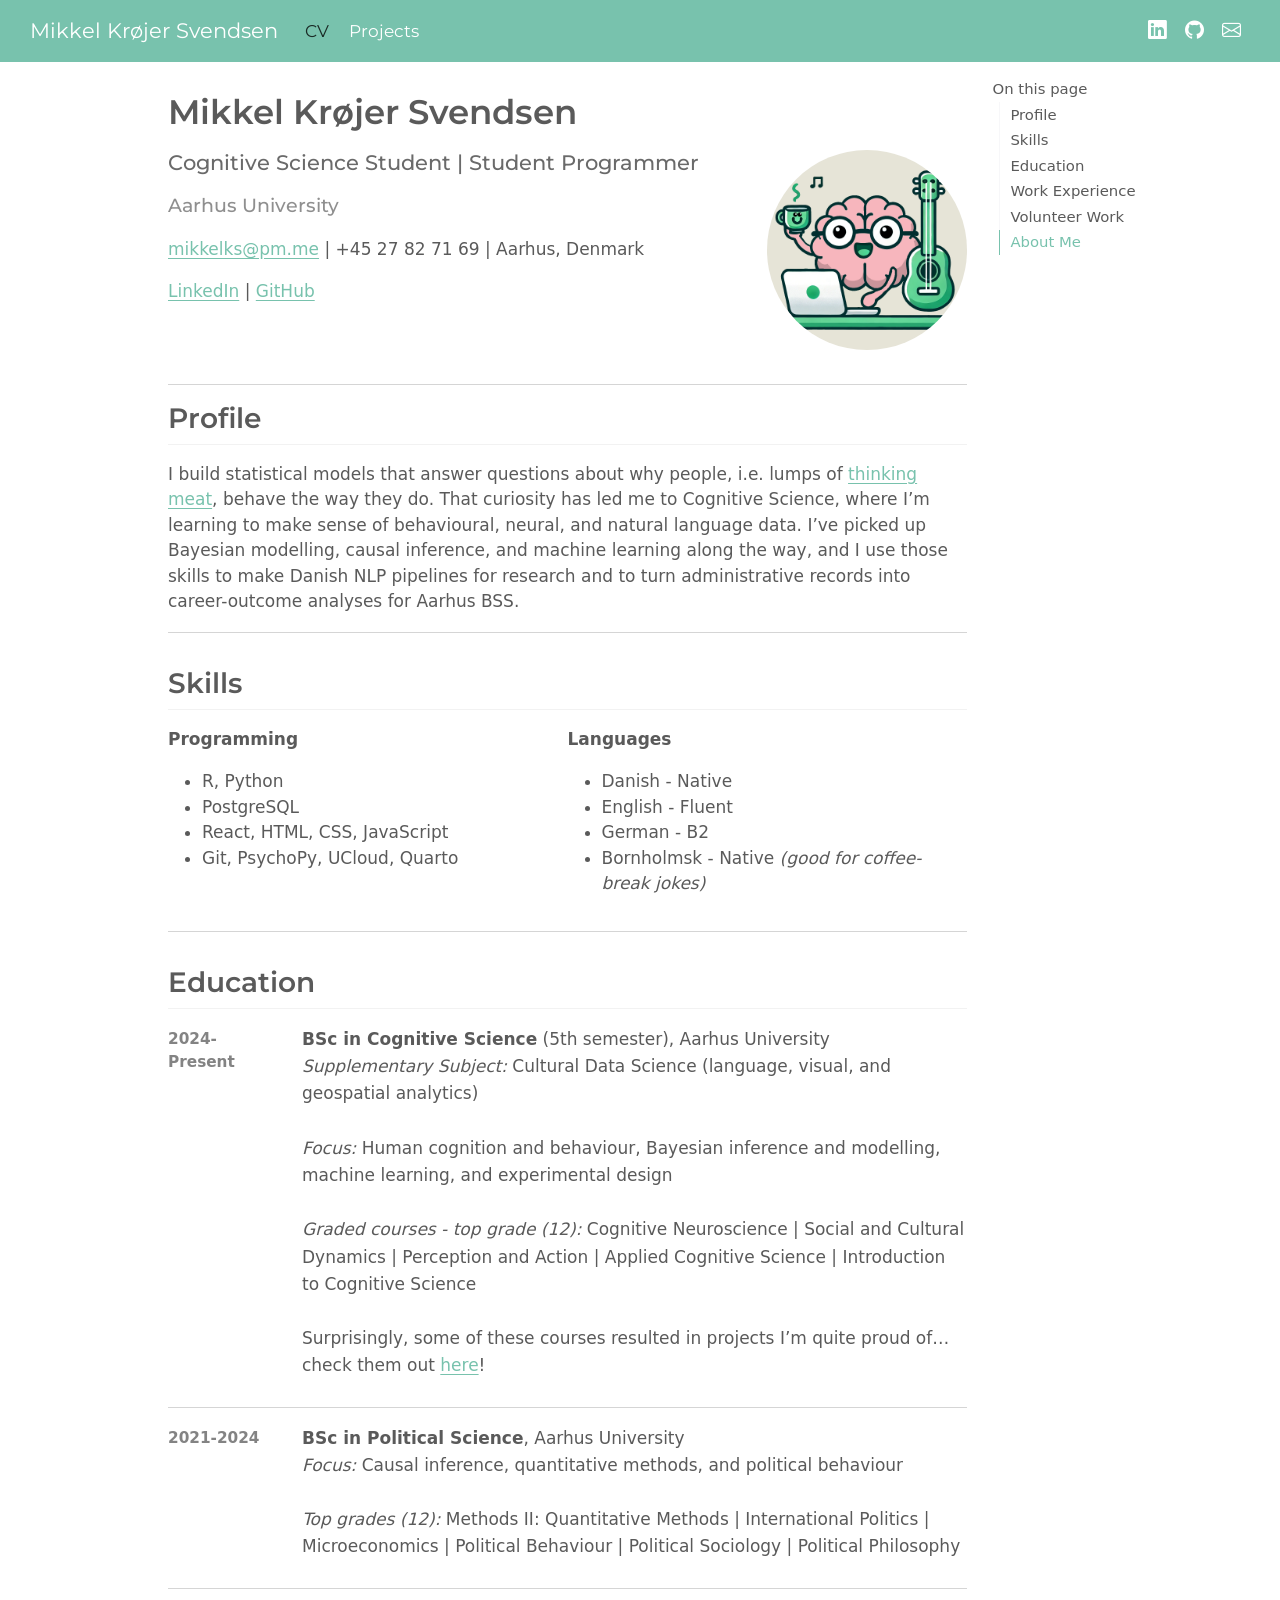
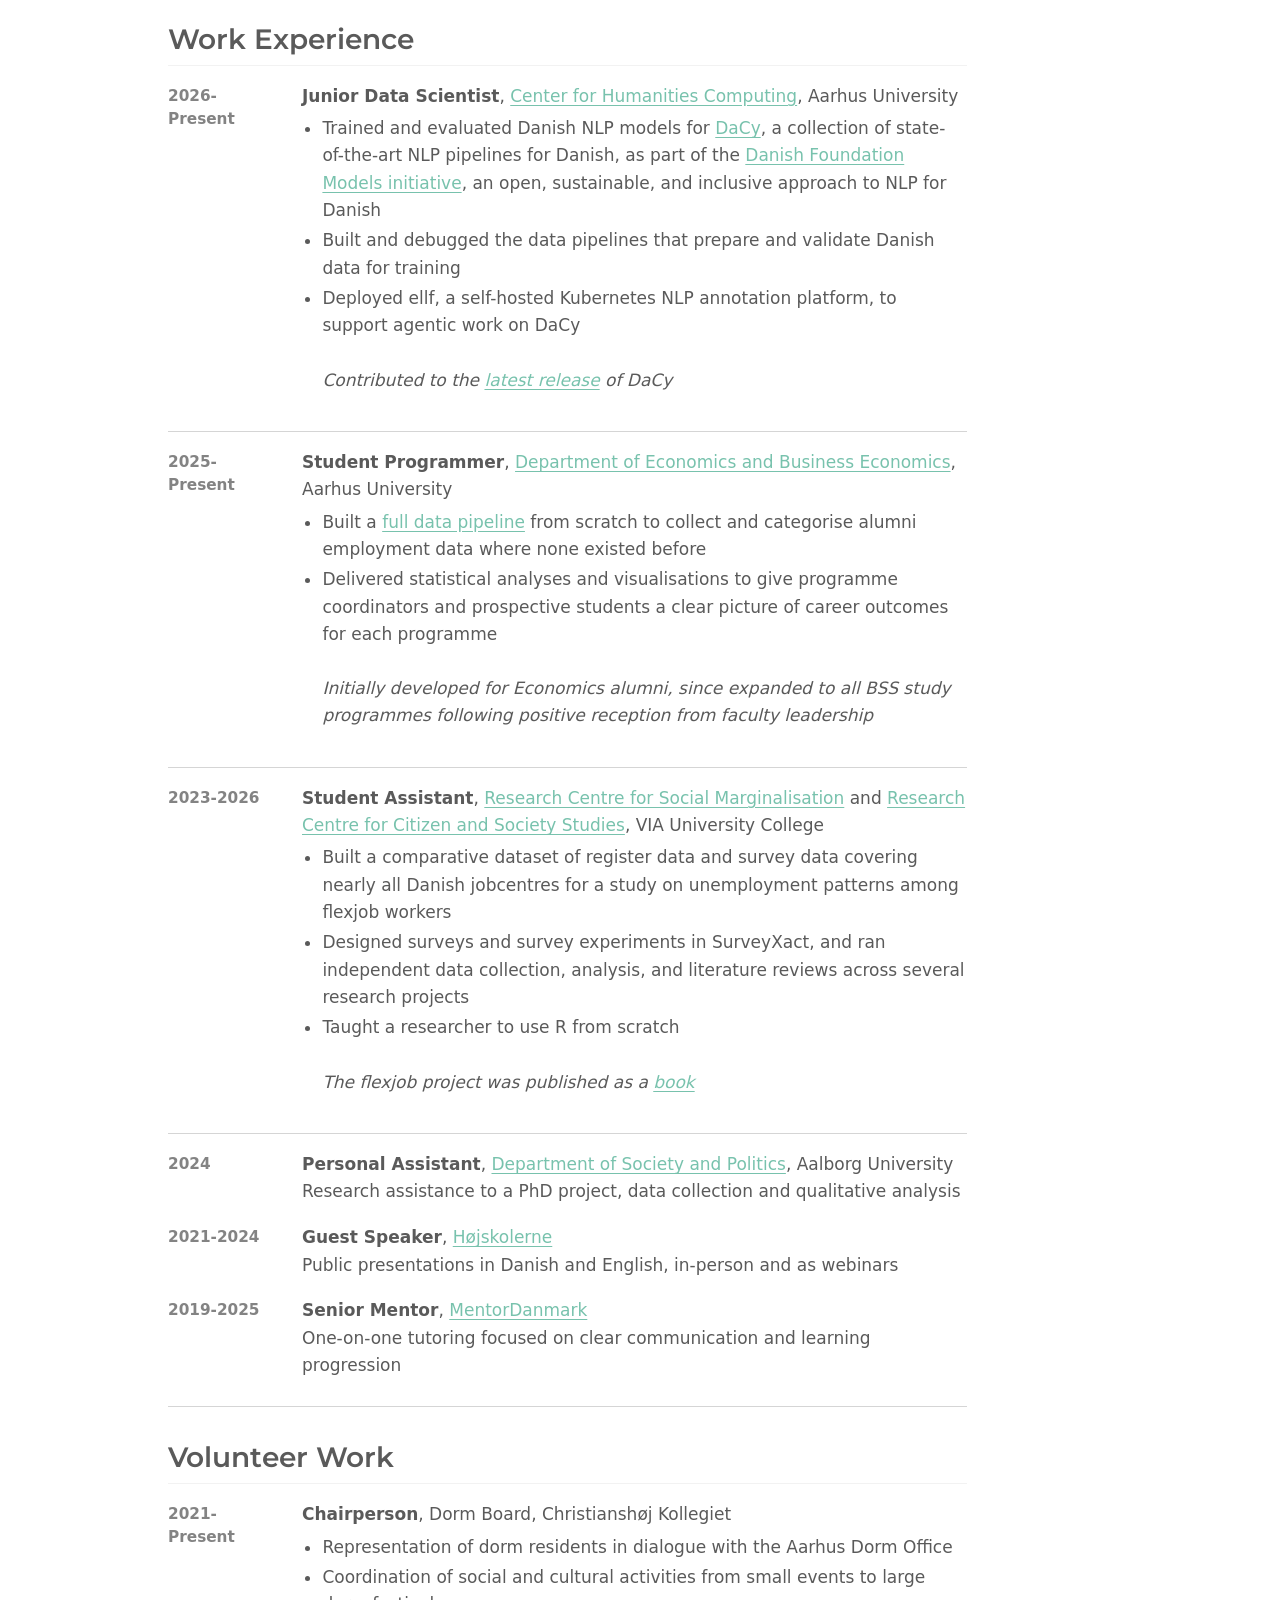
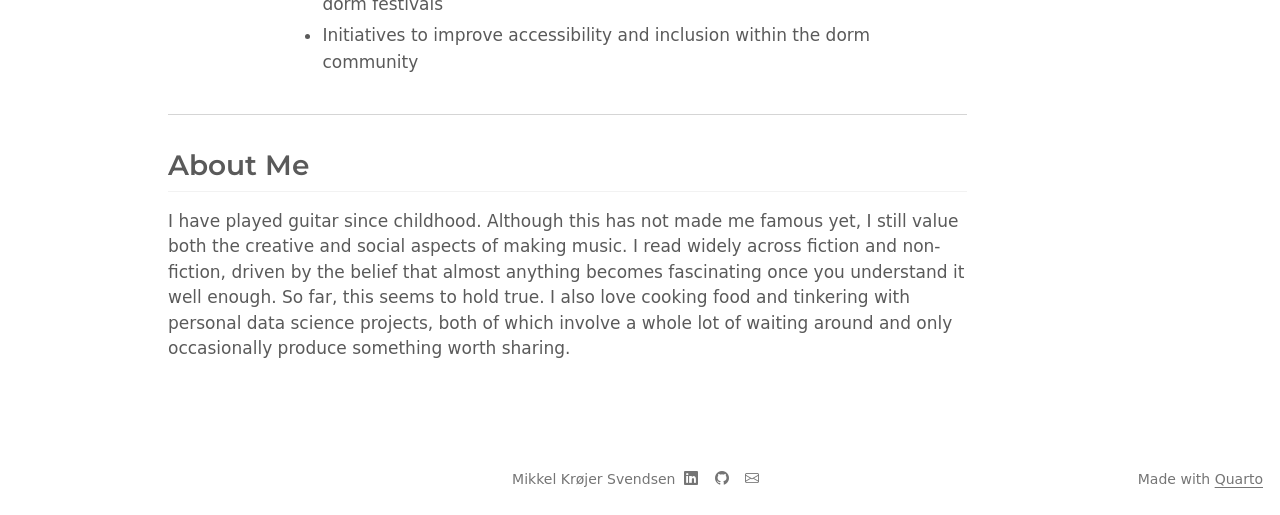
<file: cv.html>
<!DOCTYPE html>
<html xmlns="http://www.w3.org/1999/xhtml" lang="en" xml:lang="en"><head>

<meta charset="utf-8">
<meta name="generator" content="quarto-1.10.18">

<meta name="viewport" content="width=device-width, initial-scale=1.0, user-scalable=yes">


<title>Mikkel Krøjer Svendsen</title>
<style>
/* Default styles provided by pandoc.
** See https://pandoc.org/MANUAL.html#variables-for-html for config info.
*/
span.smallcaps{font-variant: small-caps;}
div.columns{display: flex; gap: 1.5em;}
div.column{flex: auto;}
@media screen {
div.columns{gap: min(4vw, 1.5em);}
div.column{overflow-x: auto;}
}
div.hanging-indent{margin-left: 1.5em; text-indent: -1.5em;}
ul.task-list{list-style: none;}
ul.task-list li input[type="checkbox"] {
  width: 0.8em;
  margin: 0 0.8em 0.2em -1em; /* quarto-specific, see https://github.com/quarto-dev/quarto-cli/issues/4556 */ 
  vertical-align: middle;
}
</style>


<script src="site_libs/quarto-nav/quarto-nav.js"></script>
<script src="site_libs/quarto-nav/headroom.min.js"></script>
<link href="./assets/favicon_io/android-chrome-512x512.png" rel="icon" type="image/png">
<script src="site_libs/clipboard/clipboard.min.js"></script>
<script src="site_libs/quarto-html/quarto.js" type="module"></script>
<script src="site_libs/quarto-html/tabsets/tabsets.js" type="module"></script>
<script src="site_libs/quarto-html/popper.min.js"></script>
<script src="site_libs/quarto-html/tippy.umd.min.js"></script>
<script src="site_libs/quarto-html/anchor.min.js"></script>
<link href="site_libs/quarto-html/tippy.css" rel="stylesheet">
<link href="site_libs/quarto-html/quarto-syntax-highlighting-64a204ab8560d761af7679ceaba22944.css" rel="stylesheet" id="quarto-text-highlighting-styles">
<script src="site_libs/bootstrap/bootstrap.min.js"></script>
<link href="site_libs/bootstrap/bootstrap-icons.css" rel="stylesheet">
<link href="site_libs/bootstrap/bootstrap-0c993683fdd6a26c1aa2f976085b22ef.min.css" rel="stylesheet" append-hash="true" id="quarto-bootstrap" data-mode="light">
<script id="quarto-search-options" type="application/json">{
  "language": {
    "search-no-results-text": "No results",
    "search-matching-documents-text": "matching documents",
    "search-copy-link-title": "Copy link to search",
    "search-hide-matches-text": "Hide additional matches",
    "search-more-match-text": "more match in this document",
    "search-more-matches-text": "more matches in this document",
    "search-clear-button-title": "Clear",
    "search-text-placeholder": "",
    "search-detached-cancel-button-title": "Cancel",
    "search-submit-button-title": "Submit",
    "search-label": "Search"
  }
}</script>


<link rel="stylesheet" href="styles.css">
</head>

<body class="nav-fixed quarto-light">

<div id="quarto-search-results"></div>
  <header id="quarto-header" class="headroom fixed-top">
    <nav class="navbar navbar-expand-lg " data-bs-theme="dark">
      <div class="navbar-container container-fluid">
      <div class="navbar-brand-container mx-auto">
    <a class="navbar-brand" href="./index.html">
    <span class="navbar-title">Mikkel Krøjer Svendsen</span>
    </a>
  </div>
          <button class="navbar-toggler" type="button" data-bs-toggle="collapse" data-bs-target="#navbarCollapse" aria-controls="navbarCollapse" role="menu" aria-expanded="false" aria-label="Toggle navigation" onclick="if (window.quartoToggleHeadroom) { window.quartoToggleHeadroom(); }">
  <span class="navbar-toggler-icon"></span>
</button>
          <div class="collapse navbar-collapse" id="navbarCollapse">
            <ul class="navbar-nav navbar-nav-scroll me-auto">
  <li class="nav-item">
    <a class="nav-link active" href="./cv.html" aria-current="page"> 
<span class="menu-text">CV</span></a>
  </li>  
  <li class="nav-item">
    <a class="nav-link" href="./projects.html"> 
<span class="menu-text">Projects</span></a>
  </li>  
</ul>
            <ul class="navbar-nav navbar-nav-scroll ms-auto">
  <li class="nav-item compact">
    <a class="nav-link" href="https://www.linkedin.com/in/ksmikkel"> <i class="bi bi-linkedin" role="img">
</i> 
<span class="menu-text"></span></a>
  </li>  
  <li class="nav-item compact">
    <a class="nav-link" href="https://github.com/CogSciMikkel"> <i class="bi bi-github" role="img">
</i> 
<span class="menu-text"></span></a>
  </li>  
  <li class="nav-item compact">
    <a class="nav-link" href="mailto:mikkelks@pm.me"> <i class="bi bi-envelope" role="img">
</i> 
<span class="menu-text"></span></a>
  </li>  
</ul>
          </div> <!-- /navcollapse -->
            <div class="quarto-navbar-tools">
</div>
      </div> <!-- /container-fluid -->
    </nav>
</header>
<!-- content -->
<div id="quarto-content" class="quarto-container page-columns page-rows-contents page-layout-article page-navbar">
<!-- sidebar -->
<!-- margin-sidebar -->
    <div id="quarto-margin-sidebar" class="sidebar margin-sidebar">
        <nav id="TOC" role="doc-toc" class="toc-active">
    <h2 id="toc-title">On this page</h2>
   
  <ul>
  <li><a href="#profile" id="toc-profile" class="nav-link active" data-scroll-target="#profile">Profile</a></li>
  <li><a href="#skills" id="toc-skills" class="nav-link" data-scroll-target="#skills">Skills</a></li>
  <li><a href="#education" id="toc-education" class="nav-link" data-scroll-target="#education">Education</a></li>
  <li><a href="#work-experience" id="toc-work-experience" class="nav-link" data-scroll-target="#work-experience">Work Experience</a></li>
  <li><a href="#volunteer-work" id="toc-volunteer-work" class="nav-link" data-scroll-target="#volunteer-work">Volunteer Work</a></li>
  <li><a href="#about-me" id="toc-about-me" class="nav-link" data-scroll-target="#about-me">About Me</a></li>
  </ul>
</nav>
    </div>
<!-- main -->
<main class="content" id="quarto-document-content">

<header id="title-block-header" class="quarto-title-block default">
<div class="quarto-title">
<h1 class="title">Mikkel Krøjer Svendsen</h1>
</div>



<div class="quarto-title-meta">

    
  
    
  </div>
  


</header>


<div class="columns">
<div class="column" style="width:75%;">
<p><span class="h4">Cognitive Science Student | Student Programmer</span></p>
<p><span class="h5 text-body-secondary">Aarhus University</span></p>
<p><a href="mailto:mikkelks@pm.me">mikkelks@pm.me</a> | +45 27 82 71 69 | Aarhus, Denmark</p>
<p><a href="https://www.linkedin.com/in/ksmikkel">LinkedIn</a> | <a href="https://github.com/CogSciMikkel">GitHub</a></p>
</div><div class="column" style="width:25%;">
<p><img src="assets/icon.png" class="img-fluid" style="border-radius: 50%;;width:100.0%"></p>
</div>
</div>
<hr>
<section id="profile" class="level2">
<h2 class="anchored" data-anchor-id="profile">Profile</h2>
<p>I build statistical models that answer questions about why people, i.e.&nbsp;lumps of <a href="https://web.mit.edu/people/dpolicar/writing/prose/text/thinkingMeat.html">thinking meat</a>, behave the way they do. That curiosity has led me to Cognitive Science, where I’m learning to make sense of behavioural, neural, and natural language data. I’ve picked up Bayesian modelling, causal inference, and machine learning along the way, and I use those skills to make Danish NLP pipelines for research and to turn administrative records into career-outcome analyses for Aarhus BSS.</p>
<hr>
</section>
<section id="skills" class="level2">
<h2 class="anchored" data-anchor-id="skills">Skills</h2>
<div class="columns">
<div class="column" style="width:50%;">
<p><strong>Programming</strong></p>
<ul>
<li>R, Python <!-- some day I'll have the guts to add Stan... maybe after the Bachelor's thesis --></li>
<li>PostgreSQL</li>
<li>React, HTML, CSS, JavaScript</li>
<li>Git, PsychoPy, UCloud, Quarto</li>
</ul>
</div><div class="column" style="width:50%;">
<p><strong>Languages</strong></p>
<ul>
<li>Danish - Native</li>
<li>English - Fluent</li>
<li>German - B2</li>
<li>Bornholmsk - Native <em>(good for coffee-break jokes)</em></li>
</ul>
</div>
</div>
<hr>
</section>
<section id="education" class="level2">
<h2 class="anchored" data-anchor-id="education">Education</h2>
<dl>
<dt>2024-Present</dt>
<dd>
<strong>BSc in Cognitive Science</strong> (5th semester), Aarhus University<br>
<!--    **Bachelor's Thesis:** *Attention is All You Need (But Don't Have)! Hierarchical Bayesian Signal Detection Models Might Reveal Attention Dysfunction in Attention Deficit Hyperactivity Disorder and Schizophrenia Spectrum Disorder*. One sentence on Bayesian simulation study using hierarchical SDT model, what it showed, why it mattered, and link to [project page](projects.qmd)!
<br>--> <em>Supplementary Subject:</em> Cultural Data Science (language, visual, and geospatial analytics)<br>
<br> <em>Focus:</em> Human cognition and behaviour, Bayesian inference and modelling, machine learning, and experimental design<br>
<br> <em>Graded courses - top grade (12):</em> Cognitive Neuroscience | Social and Cultural Dynamics | Perception and Action | Applied Cognitive Science | Introduction to Cognitive Science<br>
<br> Surprisingly, some of these courses resulted in projects I’m quite proud of… check them out <a href="./projects.html">here</a>!
</dd>
</dl>
<hr>
<dl>
<dt>2021-2024</dt>
<dd>
<strong>BSc in Political Science</strong>, Aarhus University<br>
<em>Focus:</em> Causal inference, quantitative methods, and political behaviour<br>
<br> <em>Top grades (12):</em> Methods II: Quantitative Methods | International Politics | Microeconomics | Political Behaviour | Political Sociology | Political Philosophy
</dd>
</dl>
<hr>
</section>
<section id="work-experience" class="level2">
<h2 class="anchored" data-anchor-id="work-experience">Work Experience</h2>
<dl>
<dt>2026-Present</dt>
<dd>
<strong>Junior Data Scientist</strong>, <a href="https://chc.au.dk/">Center for Humanities Computing</a>, Aarhus University
<ul>
<li>Trained and evaluated Danish NLP models for <a href="https://github.com/centre-for-humanities-computing/DaCy">DaCy</a>, a collection of state-of-the-art NLP pipelines for Danish, as part of the <a href="https://chc.au.dk/research/danish-foundation-models-dfm">Danish Foundation Models initiative</a>, an open, sustainable, and inclusive approach to NLP for Danish</li>
<li>Built and debugged the data pipelines that prepare and validate Danish data for training</li>
<li>Deployed ellf, a self-hosted Kubernetes NLP annotation platform, to support agentic work on DaCy <br> <br> <em>Contributed to the <a href="https://github.com/centre-for-humanities-computing/DaCy/blob/main/training_1.0.0/release_post/release_post.md">latest release</a> of DaCy</em></li>
</ul>
</dd>
</dl>
<hr>
<dl>
<dt>2025-Present</dt>
<dd>
<strong>Student Programmer</strong>, <a href="https://econ.au.dk/">Department of Economics and Business Economics</a>, Aarhus University
<ul>
<li>Built a <a href="./projects.html#alumni-career-outcomes-analysis-(llm-data-pipeline)">full data pipeline</a> from scratch to collect and categorise alumni employment data where none existed before</li>
<li>Delivered statistical analyses and visualisations to give programme coordinators and prospective students a clear picture of career outcomes for each programme <br> <br> <em>Initially developed for Economics alumni, since expanded to all BSS study programmes following positive reception from faculty leadership</em></li>
</ul>
</dd>
</dl>
<hr>
<dl>
<dt>2023-2026</dt>
<dd>
<strong>Student Assistant</strong>, <a href="https://en.via.dk/research/social-marginalisation">Research Centre for Social Marginalisation</a> and <a href="https://en.via.dk/research/citizen-and-society-studies">Research Centre for Citizen and Society Studies</a>, VIA University College
<ul>
<li>Built a comparative dataset of register data and survey data covering nearly all Danish jobcentres for a study on unemployment patterns among flexjob workers</li>
<li>Designed surveys and survey experiments in SurveyXact, and ran independent data collection, analysis, and literature reviews across several research projects</li>
<li>Taught a researcher to use R from scratch <br> <br> <em>The flexjob project was published as a <a href="https://hansreitzel.dk/soeg/fleksjob-og-arbejdsmarkedet-(vitalsource)-e-bog-(vitalsource)-59997-9788702452952">book</a></em></li>
</ul>
</dd>
</dl>
<hr>
<dl>
<dt>2024</dt>
<dd>
<strong>Personal Assistant</strong>, <a href="https://www.en.society.aau.dk/">Department of Society and Politics</a>, Aalborg University<br>
Research assistance to a PhD project, data collection and qualitative analysis
</dd>
<dt>2021-2024</dt>
<dd>
<strong>Guest Speaker</strong>, <a href="https://www.hojskolerne.dk/andre-aktiviteter/tilbud-til-ungdomsuddannelser/book-et-oplaeg-om-at-gaa-paa-hoejskole/">Højskolerne</a><br>
Public presentations in Danish and English, in-person and as webinars
</dd>
<dt>2019-2025</dt>
<dd>
<strong>Senior Mentor</strong>, <a href="https://mentordanmark.dk/">MentorDanmark</a><br>
One-on-one tutoring focused on clear communication and learning progression
</dd>
</dl>
<hr>
</section>
<section id="volunteer-work" class="level2">
<h2 class="anchored" data-anchor-id="volunteer-work">Volunteer Work</h2>
<dl>
<dt>2021-Present</dt>
<dd>
<strong>Chairperson</strong>, Dorm Board, Christianshøj Kollegiet
<ul>
<li>Representation of dorm residents in dialogue with the Aarhus Dorm Office</li>
<li>Coordination of social and cultural activities from small events to large dorm festivals</li>
<li>Initiatives to improve accessibility and inclusion within the dorm community</li>
</ul>
</dd>
</dl>
<hr>
</section>
<section id="about-me" class="level2">
<h2 class="anchored" data-anchor-id="about-me">About Me</h2>
<p>I have played guitar since childhood. Although this has not made me famous yet, I still value both the creative and social aspects of making music. I read widely across fiction and non-fiction, driven by the belief that almost anything becomes fascinating once you understand it well enough. So far, this seems to hold true. I also love cooking food and tinkering with personal data science projects, both of which involve a whole lot of waiting around and only occasionally produce something worth sharing.</p>


</section>

</main> <!-- /main -->
<script id="quarto-html-after-body" type="application/javascript">
  window.document.addEventListener("DOMContentLoaded", function (event) {
    const icon = "";
    const anchorJS = new window.AnchorJS();
    anchorJS.options = {
      placement: 'right',
      icon: icon
    };
    anchorJS.add('.anchored');
    const isCodeAnnotation = (el) => {
      for (const clz of el.classList) {
        if (clz.startsWith('code-annotation-')) {                     
          return true;
        }
      }
      return false;
    }
    const onCopySuccess = function(e) {
      // button target
      const button = e.trigger;
      // don't keep focus
      button.blur();
      // flash "checked"
      button.classList.add('code-copy-button-checked');
      var currentTitle = button.getAttribute("title");
      button.setAttribute("title", "Copied!");
      let tooltip;
      if (window.bootstrap) {
        button.setAttribute("data-bs-toggle", "tooltip");
        button.setAttribute("data-bs-placement", "left");
        button.setAttribute("data-bs-title", "Copied!");
        tooltip = new bootstrap.Tooltip(button, 
          { trigger: "manual", 
            customClass: "code-copy-button-tooltip",
            offset: [0, -8]});
        tooltip.show();    
      }
      setTimeout(function() {
        if (tooltip) {
          tooltip.hide();
          button.removeAttribute("data-bs-title");
          button.removeAttribute("data-bs-toggle");
          button.removeAttribute("data-bs-placement");
        }
        button.setAttribute("title", currentTitle);
        button.classList.remove('code-copy-button-checked');
      }, 1000);
      // clear code selection
      e.clearSelection();
    }
    const getTextToCopy = function(trigger) {
      const outerScaffold = trigger.parentElement.cloneNode(true);
      const codeEl = outerScaffold.querySelector('code');
      for (const childEl of codeEl.children) {
        if (isCodeAnnotation(childEl)) {
          childEl.remove();
        }
      }
      return codeEl.innerText;
    }
    const clipboard = new window.ClipboardJS('.code-copy-button:not([data-in-quarto-modal])', {
      text: getTextToCopy
    });
    clipboard.on('success', onCopySuccess);
    if (window.document.getElementById('quarto-embedded-source-code-modal')) {
      const clipboardModal = new window.ClipboardJS('.code-copy-button[data-in-quarto-modal]', {
        text: getTextToCopy,
        container: window.document.getElementById('quarto-embedded-source-code-modal')
      });
      clipboardModal.on('success', onCopySuccess);
    }
      var localhostRegex = new RegExp(/^(?:http|https):\/\/localhost\:?[0-9]*\//);
      var mailtoRegex = new RegExp(/^mailto:/);
        var filterRegex = new RegExp('/' + window.location.host + '/');
      var isInternal = (href) => {
          return filterRegex.test(href) || localhostRegex.test(href) || mailtoRegex.test(href);
      }
      // Inspect non-navigation links and adorn them if external
     var links = window.document.querySelectorAll('a[href]:not(.nav-link):not(.navbar-brand):not(.toc-action):not(.sidebar-link):not(.sidebar-item-toggle):not(.pagination-link):not(.no-external):not([aria-hidden]):not(.dropdown-item):not(.quarto-navigation-tool):not(.about-link)');
      for (var i=0; i<links.length; i++) {
        const link = links[i];
        if (!isInternal(link.href)) {
          // undo the damage that might have been done by quarto-nav.js in the case of
          // links that we want to consider external
          if (link.dataset.originalHref !== undefined) {
            link.href = link.dataset.originalHref;
          }
        }
      }
    function tippyHover(el, contentFn, onTriggerFn, onUntriggerFn) {
      const config = {
        allowHTML: true,
        maxWidth: 500,
        delay: 100,
        arrow: false,
        appendTo: function(el) {
            return el.parentElement;
        },
        interactive: true,
        interactiveBorder: 10,
        theme: 'quarto',
        placement: 'bottom-start',
      };
      if (contentFn) {
        config.content = contentFn;
      }
      if (onTriggerFn) {
        config.onTrigger = onTriggerFn;
      }
      if (onUntriggerFn) {
        config.onUntrigger = onUntriggerFn;
      }
      window.tippy(el, config); 
    }
    const noterefs = window.document.querySelectorAll('a[role="doc-noteref"]');
    for (var i=0; i<noterefs.length; i++) {
      const ref = noterefs[i];
      tippyHover(ref, function() {
        // use id or data attribute instead here
        let href = ref.getAttribute('data-footnote-href') || ref.getAttribute('href');
        try { href = new URL(href).hash; } catch {}
        const id = href.replace(/^#\/?/, "");
        const note = window.document.getElementById(id);
        if (note) {
          return note.innerHTML;
        } else {
          return "";
        }
      });
    }
    const xrefs = window.document.querySelectorAll('a.quarto-xref');
    const processXRef = (id, note) => {
      // Strip column container classes
      const stripColumnClz = (el) => {
        el.classList.remove("page-full", "page-columns");
        if (el.children) {
          for (const child of el.children) {
            stripColumnClz(child);
          }
        }
      }
      stripColumnClz(note)
      if (id === null || id.startsWith('sec-')) {
        // Special case sections, only their first couple elements
        const container = document.createElement("div");
        if (note.children && note.children.length > 2) {
          container.appendChild(note.children[0].cloneNode(true));
          for (let i = 1; i < note.children.length; i++) {
            const child = note.children[i];
            if (child.tagName === "P" && child.innerText === "") {
              continue;
            } else {
              container.appendChild(child.cloneNode(true));
              break;
            }
          }
          if (window.Quarto?.typesetMath) {
            window.Quarto.typesetMath(container);
          }
          return container.innerHTML
        } else {
          if (window.Quarto?.typesetMath) {
            window.Quarto.typesetMath(note);
          }
          return note.innerHTML;
        }
      } else {
        // Remove any anchor links if they are present
        const anchorLink = note.querySelector('a.anchorjs-link');
        if (anchorLink) {
          anchorLink.remove();
        }
        if (window.Quarto?.typesetMath) {
          window.Quarto.typesetMath(note);
        }
        if (note.classList.contains("callout")) {
          return note.outerHTML;
        } else {
          return note.innerHTML;
        }
      }
    }
    for (var i=0; i<xrefs.length; i++) {
      const xref = xrefs[i];
      tippyHover(xref, undefined, function(instance) {
        instance.disable();
        let url = xref.getAttribute('href');
        let hash = undefined; 
        if (url.startsWith('#')) {
          hash = url;
        } else {
          try { hash = new URL(url).hash; } catch {}
        }
        if (hash) {
          const id = hash.replace(/^#\/?/, "");
          const note = window.document.getElementById(id);
          if (note !== null) {
            try {
              const html = processXRef(id, note.cloneNode(true));
              instance.setContent(html);
            } finally {
              instance.enable();
              instance.show();
            }
          } else {
            // See if we can fetch this
            fetch(url.split('#')[0])
            .then(res => res.text())
            .then(html => {
              const parser = new DOMParser();
              const htmlDoc = parser.parseFromString(html, "text/html");
              const note = htmlDoc.getElementById(id);
              if (note !== null) {
                const html = processXRef(id, note);
                instance.setContent(html);
              } 
            }).finally(() => {
              instance.enable();
              instance.show();
            });
          }
        } else {
          // See if we can fetch a full url (with no hash to target)
          // This is a special case and we should probably do some content thinning / targeting
          fetch(url)
          .then(res => res.text())
          .then(html => {
            const parser = new DOMParser();
            const htmlDoc = parser.parseFromString(html, "text/html");
            const note = htmlDoc.querySelector('main.content');
            if (note !== null) {
              // This should only happen for chapter cross references
              // (since there is no id in the URL)
              // remove the first header
              if (note.children.length > 0 && note.children[0].tagName === "HEADER") {
                note.children[0].remove();
              }
              const html = processXRef(null, note);
              instance.setContent(html);
            } 
          }).finally(() => {
            instance.enable();
            instance.show();
          });
        }
      }, function(instance) {
      });
    }
        let selectedAnnoteEl;
        const selectorForAnnotation = ( cell, annotation) => {
          let cellAttr = 'data-code-cell="' + cell + '"';
          let lineAttr = 'data-code-annotation="' +  annotation + '"';
          const selector = 'span[' + cellAttr + '][' + lineAttr + ']';
          return selector;
        }
        const selectCodeLines = (annoteEl) => {
          const doc = window.document;
          const targetCell = annoteEl.getAttribute("data-target-cell");
          const targetAnnotation = annoteEl.getAttribute("data-target-annotation");
          const annoteSpan = window.document.querySelector(selectorForAnnotation(targetCell, targetAnnotation));
          const lines = annoteSpan.getAttribute("data-code-lines").split(",");
          const lineIds = lines.map((line) => {
            return targetCell + "-" + line;
          })
          let top = null;
          let height = null;
          let parent = null;
          if (lineIds.length > 0) {
              //compute the position of the single el (top and bottom and make a div)
              const el = window.document.getElementById(lineIds[0]);
              top = el.offsetTop;
              height = el.offsetHeight;
              parent = el.parentElement.parentElement;
            if (lineIds.length > 1) {
              const lastEl = window.document.getElementById(lineIds[lineIds.length - 1]);
              const bottom = lastEl.offsetTop + lastEl.offsetHeight;
              height = bottom - top;
            }
            if (top !== null && height !== null && parent !== null) {
              // cook up a div (if necessary) and position it 
              let div = window.document.getElementById("code-annotation-line-highlight");
              if (div === null) {
                div = window.document.createElement("div");
                div.setAttribute("id", "code-annotation-line-highlight");
                div.style.position = 'absolute';
                parent.appendChild(div);
              }
              div.style.top = top - 2 + "px";
              div.style.height = height + 4 + "px";
              div.style.left = 0;
              let gutterDiv = window.document.getElementById("code-annotation-line-highlight-gutter");
              if (gutterDiv === null) {
                gutterDiv = window.document.createElement("div");
                gutterDiv.setAttribute("id", "code-annotation-line-highlight-gutter");
                gutterDiv.style.position = 'absolute';
                const codeCell = window.document.getElementById(targetCell);
                const gutter = codeCell.querySelector('.code-annotation-gutter');
                gutter.appendChild(gutterDiv);
              }
              gutterDiv.style.top = top - 2 + "px";
              gutterDiv.style.height = height + 4 + "px";
            }
            selectedAnnoteEl = annoteEl;
          }
        };
        const unselectCodeLines = () => {
          const elementsIds = ["code-annotation-line-highlight", "code-annotation-line-highlight-gutter"];
          elementsIds.forEach((elId) => {
            const div = window.document.getElementById(elId);
            if (div) {
              div.remove();
            }
          });
          selectedAnnoteEl = undefined;
        };
          // Handle positioning of the toggle
      window.addEventListener(
        "resize",
        throttle(() => {
          elRect = undefined;
          if (selectedAnnoteEl) {
            selectCodeLines(selectedAnnoteEl);
          }
        }, 10)
      );
      function throttle(fn, ms) {
      let throttle = false;
      let timer;
        return (...args) => {
          if(!throttle) { // first call gets through
              fn.apply(this, args);
              throttle = true;
          } else { // all the others get throttled
              if(timer) clearTimeout(timer); // cancel #2
              timer = setTimeout(() => {
                fn.apply(this, args);
                timer = throttle = false;
              }, ms);
          }
        };
      }
        // Attach click handler to the DT
        const annoteDls = window.document.querySelectorAll('dt[data-target-cell]');
        for (const annoteDlNode of annoteDls) {
          annoteDlNode.addEventListener('click', (event) => {
            const clickedEl = event.target;
            if (clickedEl !== selectedAnnoteEl) {
              unselectCodeLines();
              const activeEl = window.document.querySelector('dt[data-target-cell].code-annotation-active');
              if (activeEl) {
                activeEl.classList.remove('code-annotation-active');
              }
              selectCodeLines(clickedEl);
              clickedEl.classList.add('code-annotation-active');
            } else {
              // Unselect the line
              unselectCodeLines();
              clickedEl.classList.remove('code-annotation-active');
            }
          });
        }
    const findCites = (el) => {
      const parentEl = el.parentElement;
      if (parentEl) {
        const cites = parentEl.dataset.cites;
        if (cites) {
          return {
            el,
            cites: cites.split(' ')
          };
        } else {
          return findCites(el.parentElement)
        }
      } else {
        return undefined;
      }
    };
    var bibliorefs = window.document.querySelectorAll('a[role="doc-biblioref"]');
    for (var i=0; i<bibliorefs.length; i++) {
      const ref = bibliorefs[i];
      const citeInfo = findCites(ref);
      if (citeInfo) {
        tippyHover(citeInfo.el, function() {
          var popup = window.document.createElement('div');
          citeInfo.cites.forEach(function(cite) {
            var citeDiv = window.document.createElement('div');
            citeDiv.classList.add('hanging-indent');
            citeDiv.classList.add('csl-entry');
            var biblioDiv = window.document.getElementById('ref-' + cite);
            if (biblioDiv) {
              citeDiv.innerHTML = biblioDiv.innerHTML;
            }
            popup.appendChild(citeDiv);
          });
          return popup.innerHTML;
        });
      }
    }
  });
  </script>
</div> <!-- /content -->
<footer class="footer">
  <div class="nav-footer">
    <div class="nav-footer-left">
      &nbsp;
    </div>   
    <div class="nav-footer-center">
      <ul class="footer-items list-unstyled">
    <li class="nav-item">
 Mikkel Krøjer Svendsen
  </li>  
    <li class="nav-item compact">
    <a class="nav-link" href="https://www.linkedin.com/in/ksmikkel">
      <i class="bi bi-linkedin" role="img">
</i> 
    </a>
  </li>  
    <li class="nav-item compact">
    <a class="nav-link" href="https://github.com/CogSciMikkel">
      <i class="bi bi-github" role="img">
</i> 
    </a>
  </li>  
    <li class="nav-item compact">
    <a class="nav-link" href="mailto:mikkelks@pm.me">
      <i class="bi bi-envelope" role="img">
</i> 
    </a>
  </li>  
</ul>
    </div>
    <div class="nav-footer-right">
<p>Made with <a href="https://quarto.org">Quarto</a></p>
</div>
  </div>
</footer>




</body></html>
</file>
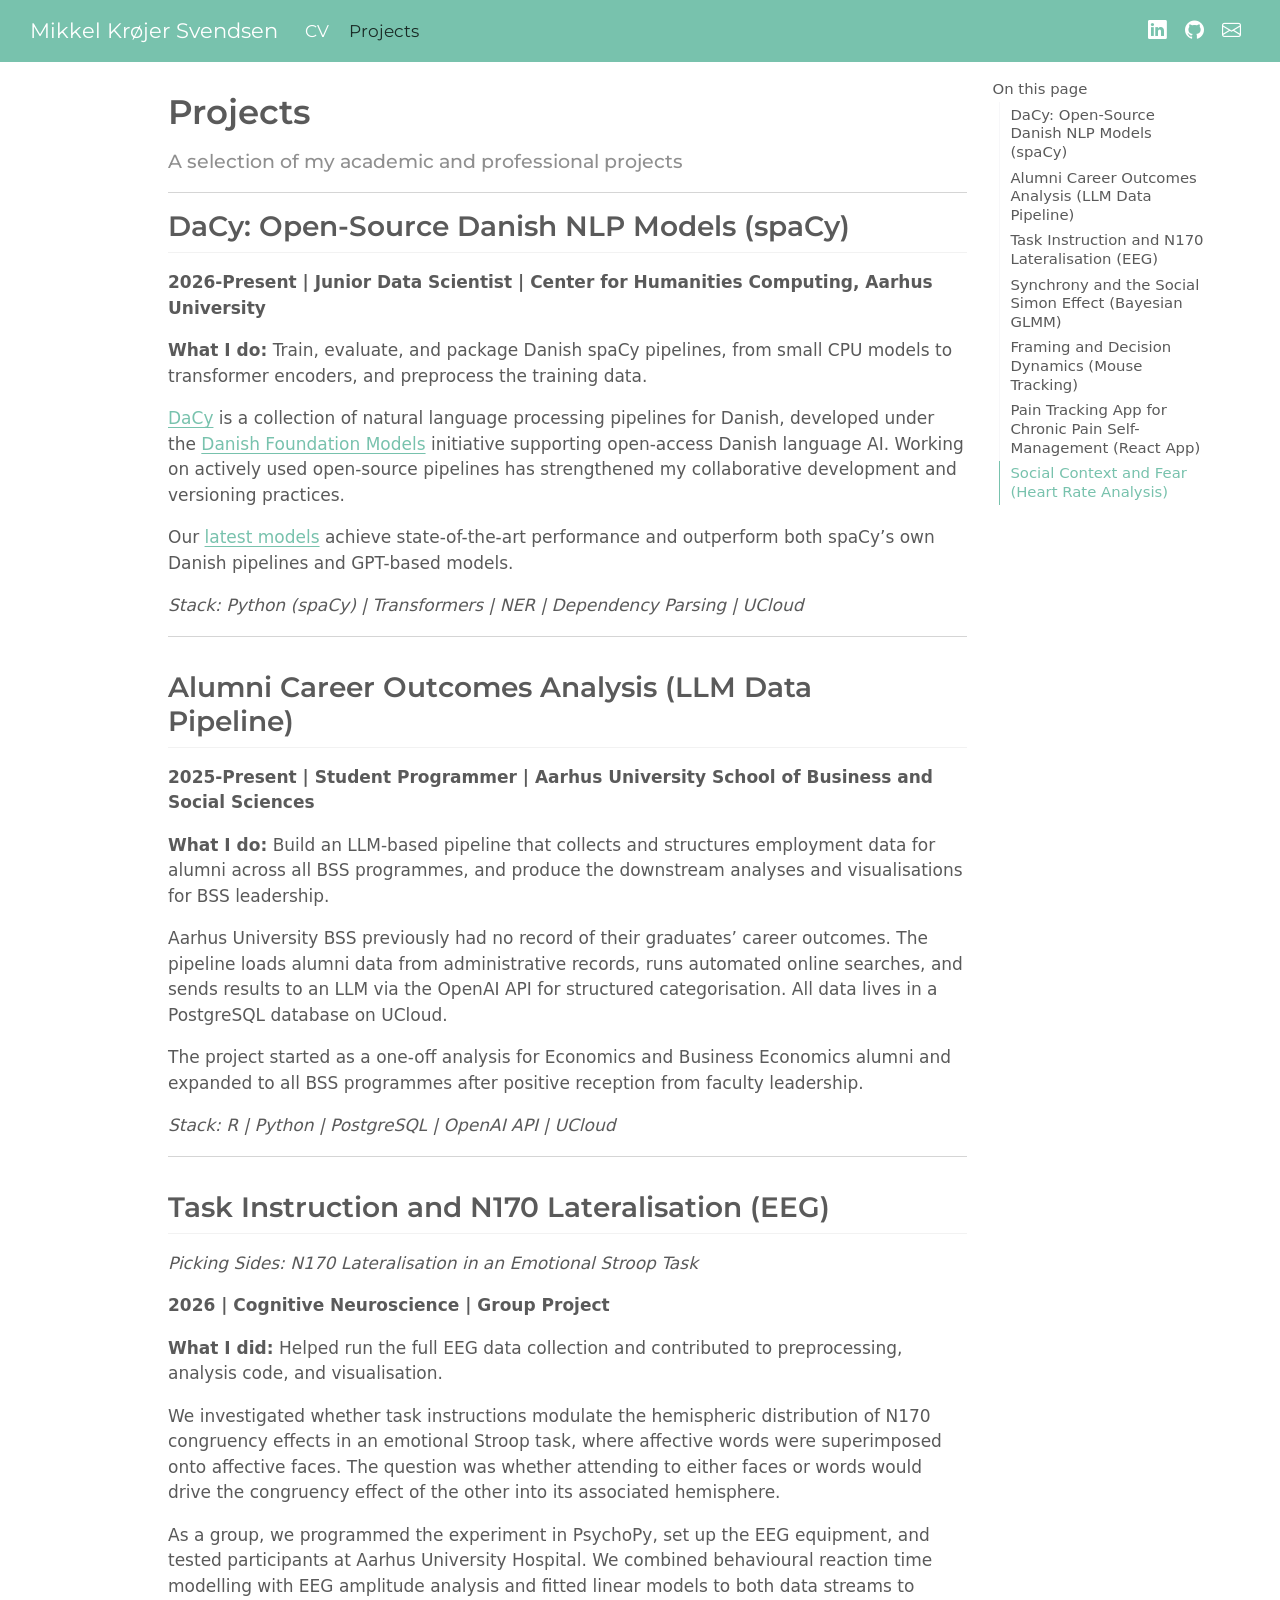
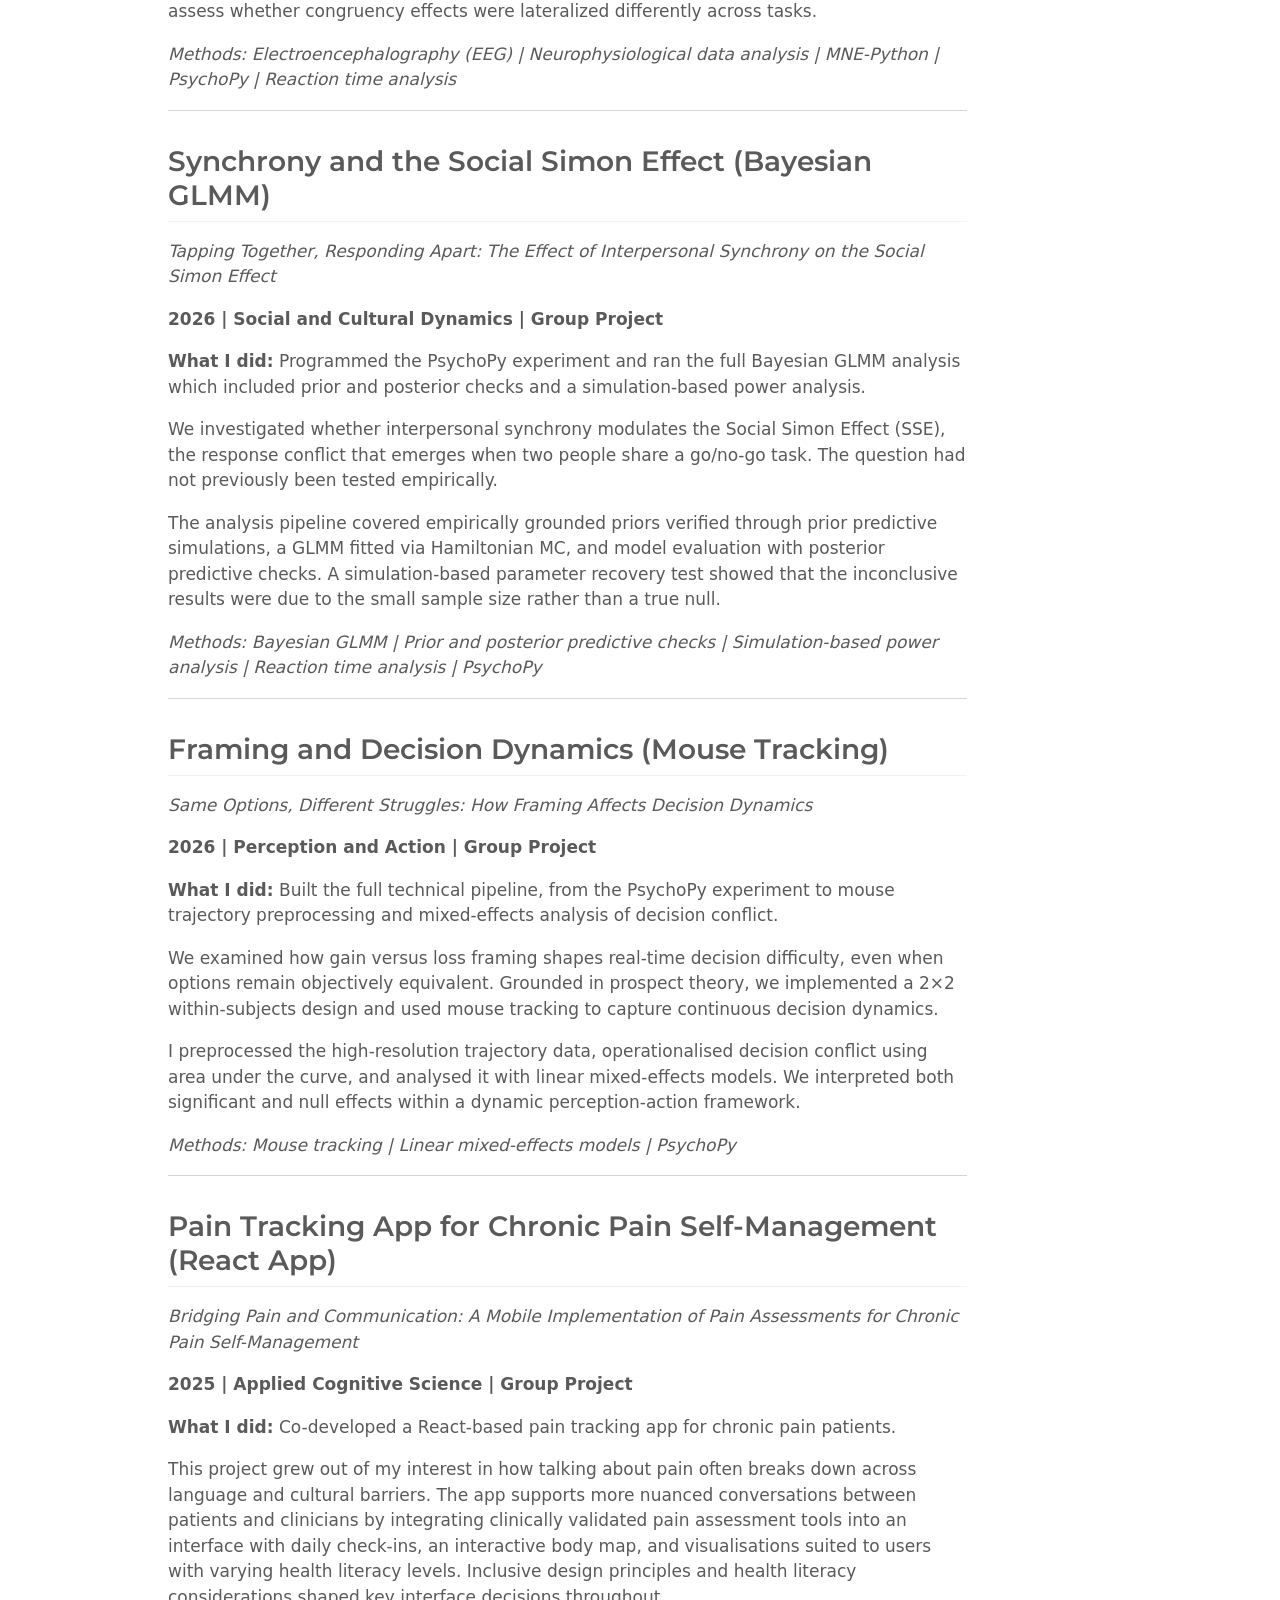
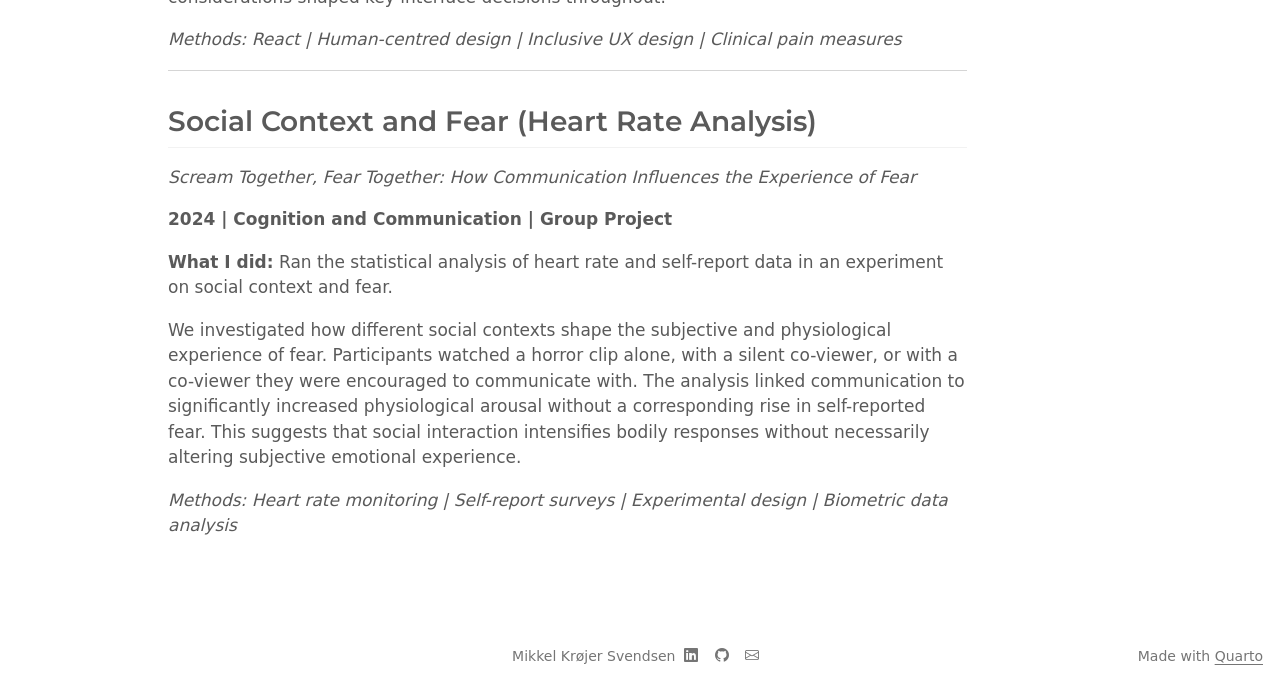
<file: projects.html>
<!DOCTYPE html>
<html xmlns="http://www.w3.org/1999/xhtml" lang="en" xml:lang="en"><head>

<meta charset="utf-8">
<meta name="generator" content="quarto-1.10.18">

<meta name="viewport" content="width=device-width, initial-scale=1.0, user-scalable=yes">


<title>Projects – Mikkel Krøjer Svendsen</title>
<style>
/* Default styles provided by pandoc.
** See https://pandoc.org/MANUAL.html#variables-for-html for config info.
*/
span.smallcaps{font-variant: small-caps;}
div.columns{display: flex; gap: 1.5em;}
div.column{flex: auto;}
@media screen {
div.columns{gap: min(4vw, 1.5em);}
div.column{overflow-x: auto;}
}
div.hanging-indent{margin-left: 1.5em; text-indent: -1.5em;}
ul.task-list{list-style: none;}
ul.task-list li input[type="checkbox"] {
  width: 0.8em;
  margin: 0 0.8em 0.2em -1em; /* quarto-specific, see https://github.com/quarto-dev/quarto-cli/issues/4556 */ 
  vertical-align: middle;
}
</style>


<script src="site_libs/quarto-nav/quarto-nav.js"></script>
<script src="site_libs/quarto-nav/headroom.min.js"></script>
<link href="./assets/favicon_io/android-chrome-512x512.png" rel="icon" type="image/png">
<script src="site_libs/clipboard/clipboard.min.js"></script>
<script src="site_libs/quarto-html/quarto.js" type="module"></script>
<script src="site_libs/quarto-html/tabsets/tabsets.js" type="module"></script>
<script src="site_libs/quarto-html/popper.min.js"></script>
<script src="site_libs/quarto-html/tippy.umd.min.js"></script>
<script src="site_libs/quarto-html/anchor.min.js"></script>
<link href="site_libs/quarto-html/tippy.css" rel="stylesheet">
<link href="site_libs/quarto-html/quarto-syntax-highlighting-64a204ab8560d761af7679ceaba22944.css" rel="stylesheet" id="quarto-text-highlighting-styles">
<script src="site_libs/bootstrap/bootstrap.min.js"></script>
<link href="site_libs/bootstrap/bootstrap-icons.css" rel="stylesheet">
<link href="site_libs/bootstrap/bootstrap-0c993683fdd6a26c1aa2f976085b22ef.min.css" rel="stylesheet" append-hash="true" id="quarto-bootstrap" data-mode="light">
<script id="quarto-search-options" type="application/json">{
  "language": {
    "search-no-results-text": "No results",
    "search-matching-documents-text": "matching documents",
    "search-copy-link-title": "Copy link to search",
    "search-hide-matches-text": "Hide additional matches",
    "search-more-match-text": "more match in this document",
    "search-more-matches-text": "more matches in this document",
    "search-clear-button-title": "Clear",
    "search-text-placeholder": "",
    "search-detached-cancel-button-title": "Cancel",
    "search-submit-button-title": "Submit",
    "search-label": "Search"
  }
}</script>


<link rel="stylesheet" href="styles.css">
</head>

<body class="nav-fixed quarto-light">

<div id="quarto-search-results"></div>
  <header id="quarto-header" class="headroom fixed-top">
    <nav class="navbar navbar-expand-lg " data-bs-theme="dark">
      <div class="navbar-container container-fluid">
      <div class="navbar-brand-container mx-auto">
    <a class="navbar-brand" href="./index.html">
    <span class="navbar-title">Mikkel Krøjer Svendsen</span>
    </a>
  </div>
          <button class="navbar-toggler" type="button" data-bs-toggle="collapse" data-bs-target="#navbarCollapse" aria-controls="navbarCollapse" role="menu" aria-expanded="false" aria-label="Toggle navigation" onclick="if (window.quartoToggleHeadroom) { window.quartoToggleHeadroom(); }">
  <span class="navbar-toggler-icon"></span>
</button>
          <div class="collapse navbar-collapse" id="navbarCollapse">
            <ul class="navbar-nav navbar-nav-scroll me-auto">
  <li class="nav-item">
    <a class="nav-link" href="./cv.html"> 
<span class="menu-text">CV</span></a>
  </li>  
  <li class="nav-item">
    <a class="nav-link active" href="./projects.html" aria-current="page"> 
<span class="menu-text">Projects</span></a>
  </li>  
</ul>
            <ul class="navbar-nav navbar-nav-scroll ms-auto">
  <li class="nav-item compact">
    <a class="nav-link" href="https://www.linkedin.com/in/ksmikkel"> <i class="bi bi-linkedin" role="img">
</i> 
<span class="menu-text"></span></a>
  </li>  
  <li class="nav-item compact">
    <a class="nav-link" href="https://github.com/CogSciMikkel"> <i class="bi bi-github" role="img">
</i> 
<span class="menu-text"></span></a>
  </li>  
  <li class="nav-item compact">
    <a class="nav-link" href="mailto:mikkelks@pm.me"> <i class="bi bi-envelope" role="img">
</i> 
<span class="menu-text"></span></a>
  </li>  
</ul>
          </div> <!-- /navcollapse -->
            <div class="quarto-navbar-tools">
</div>
      </div> <!-- /container-fluid -->
    </nav>
</header>
<!-- content -->
<div id="quarto-content" class="quarto-container page-columns page-rows-contents page-layout-article page-navbar">
<!-- sidebar -->
<!-- margin-sidebar -->
    <div id="quarto-margin-sidebar" class="sidebar margin-sidebar">
        <nav id="TOC" role="doc-toc" class="toc-active">
    <h2 id="toc-title">On this page</h2>
   
  <ul>
  <li><a href="#dacy-open-source-danish-nlp-models-spacy" id="toc-dacy-open-source-danish-nlp-models-spacy" class="nav-link active" data-scroll-target="#dacy-open-source-danish-nlp-models-spacy">DaCy: Open-Source Danish NLP Models (spaCy)</a></li>
  <li><a href="#alumni-career-outcomes-analysis-llm-data-pipeline" id="toc-alumni-career-outcomes-analysis-llm-data-pipeline" class="nav-link" data-scroll-target="#alumni-career-outcomes-analysis-llm-data-pipeline">Alumni Career Outcomes Analysis (LLM Data Pipeline)</a></li>
  <li><a href="#task-instruction-and-n170-lateralisation-eeg" id="toc-task-instruction-and-n170-lateralisation-eeg" class="nav-link" data-scroll-target="#task-instruction-and-n170-lateralisation-eeg">Task Instruction and N170 Lateralisation (EEG)</a></li>
  <li><a href="#synchrony-and-the-social-simon-effect-bayesian-glmm" id="toc-synchrony-and-the-social-simon-effect-bayesian-glmm" class="nav-link" data-scroll-target="#synchrony-and-the-social-simon-effect-bayesian-glmm">Synchrony and the Social Simon Effect (Bayesian GLMM)</a></li>
  <li><a href="#framing-and-decision-dynamics-mouse-tracking" id="toc-framing-and-decision-dynamics-mouse-tracking" class="nav-link" data-scroll-target="#framing-and-decision-dynamics-mouse-tracking">Framing and Decision Dynamics (Mouse Tracking)</a></li>
  <li><a href="#pain-tracking-app-for-chronic-pain-self-management-react-app" id="toc-pain-tracking-app-for-chronic-pain-self-management-react-app" class="nav-link" data-scroll-target="#pain-tracking-app-for-chronic-pain-self-management-react-app">Pain Tracking App for Chronic Pain Self-Management (React App)</a></li>
  <li><a href="#social-context-and-fear-heart-rate-analysis" id="toc-social-context-and-fear-heart-rate-analysis" class="nav-link" data-scroll-target="#social-context-and-fear-heart-rate-analysis">Social Context and Fear (Heart Rate Analysis)</a></li>
  </ul>
</nav>
    </div>
<!-- main -->
<main class="content" id="quarto-document-content">

<header id="title-block-header" class="quarto-title-block default">
<div class="quarto-title">
<h1 class="title">Projects</h1>
</div>



<div class="quarto-title-meta">

    
  
    
  </div>
  


</header>


<p><span class="h5 text-body-secondary">A selection of my academic and professional projects</span></p>
<hr>
<section id="dacy-open-source-danish-nlp-models-spacy" class="level2">
<h2 class="anchored" data-anchor-id="dacy-open-source-danish-nlp-models-spacy">DaCy: Open-Source Danish NLP Models (spaCy)</h2>
<p><strong>2026-Present | Junior Data Scientist | Center for Humanities Computing, Aarhus University</strong></p>
<p><strong>What I do:</strong> Train, evaluate, and package Danish spaCy pipelines, from small CPU models to transformer encoders, and preprocess the training data.</p>
<p><a href="https://github.com/centre-for-humanities-computing/dacy">DaCy</a> is a collection of natural language processing pipelines for Danish, developed under the <a href="https://www.foundationmodels.dk/index.html">Danish Foundation Models</a> initiative supporting open-access Danish language AI. Working on actively used open-source pipelines has strengthened my collaborative development and versioning practices.</p>
<p>Our <a href="https://github.com/centre-for-humanities-computing/DaCy/blob/main/training_1.0.0/release_post/release_post.md">latest models</a> achieve state-of-the-art performance and outperform both spaCy’s own Danish pipelines and GPT-based models.</p>
<p><em>Stack: Python (spaCy) | Transformers | NER | Dependency Parsing | UCloud</em></p>
<hr>
</section>
<section id="alumni-career-outcomes-analysis-llm-data-pipeline" class="level2">
<h2 class="anchored" data-anchor-id="alumni-career-outcomes-analysis-llm-data-pipeline">Alumni Career Outcomes Analysis (LLM Data Pipeline)</h2>
<p><strong>2025-Present | Student Programmer | Aarhus University School of Business and Social Sciences</strong></p>
<p><strong>What I do:</strong> Build an LLM-based pipeline that collects and structures employment data for alumni across all BSS programmes, and produce the downstream analyses and visualisations for BSS leadership.</p>
<p>Aarhus University BSS previously had no record of their graduates’ career outcomes. The pipeline loads alumni data from administrative records, runs automated online searches, and sends results to an LLM via the OpenAI API for structured categorisation. All data lives in a PostgreSQL database on UCloud.</p>
<p>The project started as a one-off analysis for Economics and Business Economics alumni and expanded to all BSS programmes after positive reception from faculty leadership.</p>
<p><em>Stack: R | Python | PostgreSQL | OpenAI API | UCloud</em></p>
<hr>
</section>
<section id="task-instruction-and-n170-lateralisation-eeg" class="level2">
<h2 class="anchored" data-anchor-id="task-instruction-and-n170-lateralisation-eeg">Task Instruction and N170 Lateralisation (EEG)</h2>
<p><em>Picking Sides: N170 Lateralisation in an Emotional Stroop Task</em></p>
<p><strong>2026 | Cognitive Neuroscience | Group Project</strong></p>
<p><strong>What I did:</strong> Helped run the full EEG data collection and contributed to preprocessing, analysis code, and visualisation.</p>
<p>We investigated whether task instructions modulate the hemispheric distribution of N170 congruency effects in an emotional Stroop task, where affective words were superimposed onto affective faces. The question was whether attending to either faces or words would drive the congruency effect of the other into its associated hemisphere.</p>
<p>As a group, we programmed the experiment in PsychoPy, set up the EEG equipment, and tested participants at Aarhus University Hospital. We combined behavioural reaction time modelling with EEG amplitude analysis and fitted linear models to both data streams to assess whether congruency effects were lateralized differently across tasks.</p>
<p><em>Methods: Electroencephalography (EEG) | Neurophysiological data analysis | MNE-Python | PsychoPy | Reaction time analysis</em></p>
<hr>
</section>
<section id="synchrony-and-the-social-simon-effect-bayesian-glmm" class="level2">
<h2 class="anchored" data-anchor-id="synchrony-and-the-social-simon-effect-bayesian-glmm">Synchrony and the Social Simon Effect (Bayesian GLMM)</h2>
<p><em>Tapping Together, Responding Apart: The Effect of Interpersonal Synchrony on the Social Simon Effect</em></p>
<p><strong>2026 | Social and Cultural Dynamics | Group Project</strong></p>
<p><strong>What I did:</strong> Programmed the PsychoPy experiment and ran the full Bayesian GLMM analysis which included prior and posterior checks and a simulation-based power analysis.</p>
<p>We investigated whether interpersonal synchrony modulates the Social Simon Effect (SSE), the response conflict that emerges when two people share a go/no-go task. The question had not previously been tested empirically.</p>
<p>The analysis pipeline covered empirically grounded priors verified through prior predictive simulations, a GLMM fitted via Hamiltonian MC, and model evaluation with posterior predictive checks. A simulation-based parameter recovery test showed that the inconclusive results were due to the small sample size rather than a true null.</p>
<p><em>Methods: Bayesian GLMM | Prior and posterior predictive checks | Simulation-based power analysis | Reaction time analysis | PsychoPy</em></p>
<hr>
</section>
<section id="framing-and-decision-dynamics-mouse-tracking" class="level2">
<h2 class="anchored" data-anchor-id="framing-and-decision-dynamics-mouse-tracking">Framing and Decision Dynamics (Mouse Tracking)</h2>
<p><em>Same Options, Different Struggles: How Framing Affects Decision Dynamics</em></p>
<p><strong>2026 | Perception and Action | Group Project</strong></p>
<p><strong>What I did:</strong> Built the full technical pipeline, from the PsychoPy experiment to mouse trajectory preprocessing and mixed-effects analysis of decision conflict.</p>
<p>We examined how gain versus loss framing shapes real-time decision difficulty, even when options remain objectively equivalent. Grounded in prospect theory, we implemented a 2×2 within-subjects design and used mouse tracking to capture continuous decision dynamics.</p>
<p>I preprocessed the high-resolution trajectory data, operationalised decision conflict using area under the curve, and analysed it with linear mixed-effects models. We interpreted both significant and null effects within a dynamic perception-action framework.</p>
<p><em>Methods: Mouse tracking | Linear mixed-effects models | PsychoPy</em></p>
<hr>
</section>
<section id="pain-tracking-app-for-chronic-pain-self-management-react-app" class="level2">
<h2 class="anchored" data-anchor-id="pain-tracking-app-for-chronic-pain-self-management-react-app">Pain Tracking App for Chronic Pain Self-Management (React App)</h2>
<p><em>Bridging Pain and Communication: A Mobile Implementation of Pain Assessments for Chronic Pain Self-Management</em></p>
<p><strong>2025 | Applied Cognitive Science | Group Project</strong></p>
<p><strong>What I did:</strong> Co-developed a React-based pain tracking app for chronic pain patients.</p>
<p>This project grew out of my interest in how talking about pain often breaks down across language and cultural barriers. The app supports more nuanced conversations between patients and clinicians by integrating clinically validated pain assessment tools into an interface with daily check-ins, an interactive body map, and visualisations suited to users with varying health literacy levels. Inclusive design principles and health literacy considerations shaped key interface decisions throughout.</p>
<p><em>Methods: React | Human-centred design | Inclusive UX design | Clinical pain measures</em></p>
<hr>
</section>
<section id="social-context-and-fear-heart-rate-analysis" class="level2">
<h2 class="anchored" data-anchor-id="social-context-and-fear-heart-rate-analysis">Social Context and Fear (Heart Rate Analysis)</h2>
<p><em>Scream Together, Fear Together: How Communication Influences the Experience of Fear</em></p>
<p><strong>2024 | Cognition and Communication | Group Project</strong></p>
<p><strong>What I did:</strong> Ran the statistical analysis of heart rate and self-report data in an experiment on social context and fear.</p>
<p>We investigated how different social contexts shape the subjective and physiological experience of fear. Participants watched a horror clip alone, with a silent co-viewer, or with a co-viewer they were encouraged to communicate with. The analysis linked communication to significantly increased physiological arousal without a corresponding rise in self-reported fear. This suggests that social interaction intensifies bodily responses without necessarily altering subjective emotional experience.</p>
<p><em>Methods: Heart rate monitoring | Self-report surveys | Experimental design | Biometric data analysis</em></p>


</section>

</main> <!-- /main -->
<script id="quarto-html-after-body" type="application/javascript">
  window.document.addEventListener("DOMContentLoaded", function (event) {
    const icon = "";
    const anchorJS = new window.AnchorJS();
    anchorJS.options = {
      placement: 'right',
      icon: icon
    };
    anchorJS.add('.anchored');
    const isCodeAnnotation = (el) => {
      for (const clz of el.classList) {
        if (clz.startsWith('code-annotation-')) {                     
          return true;
        }
      }
      return false;
    }
    const onCopySuccess = function(e) {
      // button target
      const button = e.trigger;
      // don't keep focus
      button.blur();
      // flash "checked"
      button.classList.add('code-copy-button-checked');
      var currentTitle = button.getAttribute("title");
      button.setAttribute("title", "Copied!");
      let tooltip;
      if (window.bootstrap) {
        button.setAttribute("data-bs-toggle", "tooltip");
        button.setAttribute("data-bs-placement", "left");
        button.setAttribute("data-bs-title", "Copied!");
        tooltip = new bootstrap.Tooltip(button, 
          { trigger: "manual", 
            customClass: "code-copy-button-tooltip",
            offset: [0, -8]});
        tooltip.show();    
      }
      setTimeout(function() {
        if (tooltip) {
          tooltip.hide();
          button.removeAttribute("data-bs-title");
          button.removeAttribute("data-bs-toggle");
          button.removeAttribute("data-bs-placement");
        }
        button.setAttribute("title", currentTitle);
        button.classList.remove('code-copy-button-checked');
      }, 1000);
      // clear code selection
      e.clearSelection();
    }
    const getTextToCopy = function(trigger) {
      const outerScaffold = trigger.parentElement.cloneNode(true);
      const codeEl = outerScaffold.querySelector('code');
      for (const childEl of codeEl.children) {
        if (isCodeAnnotation(childEl)) {
          childEl.remove();
        }
      }
      return codeEl.innerText;
    }
    const clipboard = new window.ClipboardJS('.code-copy-button:not([data-in-quarto-modal])', {
      text: getTextToCopy
    });
    clipboard.on('success', onCopySuccess);
    if (window.document.getElementById('quarto-embedded-source-code-modal')) {
      const clipboardModal = new window.ClipboardJS('.code-copy-button[data-in-quarto-modal]', {
        text: getTextToCopy,
        container: window.document.getElementById('quarto-embedded-source-code-modal')
      });
      clipboardModal.on('success', onCopySuccess);
    }
      var localhostRegex = new RegExp(/^(?:http|https):\/\/localhost\:?[0-9]*\//);
      var mailtoRegex = new RegExp(/^mailto:/);
        var filterRegex = new RegExp('/' + window.location.host + '/');
      var isInternal = (href) => {
          return filterRegex.test(href) || localhostRegex.test(href) || mailtoRegex.test(href);
      }
      // Inspect non-navigation links and adorn them if external
     var links = window.document.querySelectorAll('a[href]:not(.nav-link):not(.navbar-brand):not(.toc-action):not(.sidebar-link):not(.sidebar-item-toggle):not(.pagination-link):not(.no-external):not([aria-hidden]):not(.dropdown-item):not(.quarto-navigation-tool):not(.about-link)');
      for (var i=0; i<links.length; i++) {
        const link = links[i];
        if (!isInternal(link.href)) {
          // undo the damage that might have been done by quarto-nav.js in the case of
          // links that we want to consider external
          if (link.dataset.originalHref !== undefined) {
            link.href = link.dataset.originalHref;
          }
        }
      }
    function tippyHover(el, contentFn, onTriggerFn, onUntriggerFn) {
      const config = {
        allowHTML: true,
        maxWidth: 500,
        delay: 100,
        arrow: false,
        appendTo: function(el) {
            return el.parentElement;
        },
        interactive: true,
        interactiveBorder: 10,
        theme: 'quarto',
        placement: 'bottom-start',
      };
      if (contentFn) {
        config.content = contentFn;
      }
      if (onTriggerFn) {
        config.onTrigger = onTriggerFn;
      }
      if (onUntriggerFn) {
        config.onUntrigger = onUntriggerFn;
      }
      window.tippy(el, config); 
    }
    const noterefs = window.document.querySelectorAll('a[role="doc-noteref"]');
    for (var i=0; i<noterefs.length; i++) {
      const ref = noterefs[i];
      tippyHover(ref, function() {
        // use id or data attribute instead here
        let href = ref.getAttribute('data-footnote-href') || ref.getAttribute('href');
        try { href = new URL(href).hash; } catch {}
        const id = href.replace(/^#\/?/, "");
        const note = window.document.getElementById(id);
        if (note) {
          return note.innerHTML;
        } else {
          return "";
        }
      });
    }
    const xrefs = window.document.querySelectorAll('a.quarto-xref');
    const processXRef = (id, note) => {
      // Strip column container classes
      const stripColumnClz = (el) => {
        el.classList.remove("page-full", "page-columns");
        if (el.children) {
          for (const child of el.children) {
            stripColumnClz(child);
          }
        }
      }
      stripColumnClz(note)
      if (id === null || id.startsWith('sec-')) {
        // Special case sections, only their first couple elements
        const container = document.createElement("div");
        if (note.children && note.children.length > 2) {
          container.appendChild(note.children[0].cloneNode(true));
          for (let i = 1; i < note.children.length; i++) {
            const child = note.children[i];
            if (child.tagName === "P" && child.innerText === "") {
              continue;
            } else {
              container.appendChild(child.cloneNode(true));
              break;
            }
          }
          if (window.Quarto?.typesetMath) {
            window.Quarto.typesetMath(container);
          }
          return container.innerHTML
        } else {
          if (window.Quarto?.typesetMath) {
            window.Quarto.typesetMath(note);
          }
          return note.innerHTML;
        }
      } else {
        // Remove any anchor links if they are present
        const anchorLink = note.querySelector('a.anchorjs-link');
        if (anchorLink) {
          anchorLink.remove();
        }
        if (window.Quarto?.typesetMath) {
          window.Quarto.typesetMath(note);
        }
        if (note.classList.contains("callout")) {
          return note.outerHTML;
        } else {
          return note.innerHTML;
        }
      }
    }
    for (var i=0; i<xrefs.length; i++) {
      const xref = xrefs[i];
      tippyHover(xref, undefined, function(instance) {
        instance.disable();
        let url = xref.getAttribute('href');
        let hash = undefined; 
        if (url.startsWith('#')) {
          hash = url;
        } else {
          try { hash = new URL(url).hash; } catch {}
        }
        if (hash) {
          const id = hash.replace(/^#\/?/, "");
          const note = window.document.getElementById(id);
          if (note !== null) {
            try {
              const html = processXRef(id, note.cloneNode(true));
              instance.setContent(html);
            } finally {
              instance.enable();
              instance.show();
            }
          } else {
            // See if we can fetch this
            fetch(url.split('#')[0])
            .then(res => res.text())
            .then(html => {
              const parser = new DOMParser();
              const htmlDoc = parser.parseFromString(html, "text/html");
              const note = htmlDoc.getElementById(id);
              if (note !== null) {
                const html = processXRef(id, note);
                instance.setContent(html);
              } 
            }).finally(() => {
              instance.enable();
              instance.show();
            });
          }
        } else {
          // See if we can fetch a full url (with no hash to target)
          // This is a special case and we should probably do some content thinning / targeting
          fetch(url)
          .then(res => res.text())
          .then(html => {
            const parser = new DOMParser();
            const htmlDoc = parser.parseFromString(html, "text/html");
            const note = htmlDoc.querySelector('main.content');
            if (note !== null) {
              // This should only happen for chapter cross references
              // (since there is no id in the URL)
              // remove the first header
              if (note.children.length > 0 && note.children[0].tagName === "HEADER") {
                note.children[0].remove();
              }
              const html = processXRef(null, note);
              instance.setContent(html);
            } 
          }).finally(() => {
            instance.enable();
            instance.show();
          });
        }
      }, function(instance) {
      });
    }
        let selectedAnnoteEl;
        const selectorForAnnotation = ( cell, annotation) => {
          let cellAttr = 'data-code-cell="' + cell + '"';
          let lineAttr = 'data-code-annotation="' +  annotation + '"';
          const selector = 'span[' + cellAttr + '][' + lineAttr + ']';
          return selector;
        }
        const selectCodeLines = (annoteEl) => {
          const doc = window.document;
          const targetCell = annoteEl.getAttribute("data-target-cell");
          const targetAnnotation = annoteEl.getAttribute("data-target-annotation");
          const annoteSpan = window.document.querySelector(selectorForAnnotation(targetCell, targetAnnotation));
          const lines = annoteSpan.getAttribute("data-code-lines").split(",");
          const lineIds = lines.map((line) => {
            return targetCell + "-" + line;
          })
          let top = null;
          let height = null;
          let parent = null;
          if (lineIds.length > 0) {
              //compute the position of the single el (top and bottom and make a div)
              const el = window.document.getElementById(lineIds[0]);
              top = el.offsetTop;
              height = el.offsetHeight;
              parent = el.parentElement.parentElement;
            if (lineIds.length > 1) {
              const lastEl = window.document.getElementById(lineIds[lineIds.length - 1]);
              const bottom = lastEl.offsetTop + lastEl.offsetHeight;
              height = bottom - top;
            }
            if (top !== null && height !== null && parent !== null) {
              // cook up a div (if necessary) and position it 
              let div = window.document.getElementById("code-annotation-line-highlight");
              if (div === null) {
                div = window.document.createElement("div");
                div.setAttribute("id", "code-annotation-line-highlight");
                div.style.position = 'absolute';
                parent.appendChild(div);
              }
              div.style.top = top - 2 + "px";
              div.style.height = height + 4 + "px";
              div.style.left = 0;
              let gutterDiv = window.document.getElementById("code-annotation-line-highlight-gutter");
              if (gutterDiv === null) {
                gutterDiv = window.document.createElement("div");
                gutterDiv.setAttribute("id", "code-annotation-line-highlight-gutter");
                gutterDiv.style.position = 'absolute';
                const codeCell = window.document.getElementById(targetCell);
                const gutter = codeCell.querySelector('.code-annotation-gutter');
                gutter.appendChild(gutterDiv);
              }
              gutterDiv.style.top = top - 2 + "px";
              gutterDiv.style.height = height + 4 + "px";
            }
            selectedAnnoteEl = annoteEl;
          }
        };
        const unselectCodeLines = () => {
          const elementsIds = ["code-annotation-line-highlight", "code-annotation-line-highlight-gutter"];
          elementsIds.forEach((elId) => {
            const div = window.document.getElementById(elId);
            if (div) {
              div.remove();
            }
          });
          selectedAnnoteEl = undefined;
        };
          // Handle positioning of the toggle
      window.addEventListener(
        "resize",
        throttle(() => {
          elRect = undefined;
          if (selectedAnnoteEl) {
            selectCodeLines(selectedAnnoteEl);
          }
        }, 10)
      );
      function throttle(fn, ms) {
      let throttle = false;
      let timer;
        return (...args) => {
          if(!throttle) { // first call gets through
              fn.apply(this, args);
              throttle = true;
          } else { // all the others get throttled
              if(timer) clearTimeout(timer); // cancel #2
              timer = setTimeout(() => {
                fn.apply(this, args);
                timer = throttle = false;
              }, ms);
          }
        };
      }
        // Attach click handler to the DT
        const annoteDls = window.document.querySelectorAll('dt[data-target-cell]');
        for (const annoteDlNode of annoteDls) {
          annoteDlNode.addEventListener('click', (event) => {
            const clickedEl = event.target;
            if (clickedEl !== selectedAnnoteEl) {
              unselectCodeLines();
              const activeEl = window.document.querySelector('dt[data-target-cell].code-annotation-active');
              if (activeEl) {
                activeEl.classList.remove('code-annotation-active');
              }
              selectCodeLines(clickedEl);
              clickedEl.classList.add('code-annotation-active');
            } else {
              // Unselect the line
              unselectCodeLines();
              clickedEl.classList.remove('code-annotation-active');
            }
          });
        }
    const findCites = (el) => {
      const parentEl = el.parentElement;
      if (parentEl) {
        const cites = parentEl.dataset.cites;
        if (cites) {
          return {
            el,
            cites: cites.split(' ')
          };
        } else {
          return findCites(el.parentElement)
        }
      } else {
        return undefined;
      }
    };
    var bibliorefs = window.document.querySelectorAll('a[role="doc-biblioref"]');
    for (var i=0; i<bibliorefs.length; i++) {
      const ref = bibliorefs[i];
      const citeInfo = findCites(ref);
      if (citeInfo) {
        tippyHover(citeInfo.el, function() {
          var popup = window.document.createElement('div');
          citeInfo.cites.forEach(function(cite) {
            var citeDiv = window.document.createElement('div');
            citeDiv.classList.add('hanging-indent');
            citeDiv.classList.add('csl-entry');
            var biblioDiv = window.document.getElementById('ref-' + cite);
            if (biblioDiv) {
              citeDiv.innerHTML = biblioDiv.innerHTML;
            }
            popup.appendChild(citeDiv);
          });
          return popup.innerHTML;
        });
      }
    }
  });
  </script>
</div> <!-- /content -->
<footer class="footer">
  <div class="nav-footer">
    <div class="nav-footer-left">
      &nbsp;
    </div>   
    <div class="nav-footer-center">
      <ul class="footer-items list-unstyled">
    <li class="nav-item">
 Mikkel Krøjer Svendsen
  </li>  
    <li class="nav-item compact">
    <a class="nav-link" href="https://www.linkedin.com/in/ksmikkel">
      <i class="bi bi-linkedin" role="img">
</i> 
    </a>
  </li>  
    <li class="nav-item compact">
    <a class="nav-link" href="https://github.com/CogSciMikkel">
      <i class="bi bi-github" role="img">
</i> 
    </a>
  </li>  
    <li class="nav-item compact">
    <a class="nav-link" href="mailto:mikkelks@pm.me">
      <i class="bi bi-envelope" role="img">
</i> 
    </a>
  </li>  
</ul>
    </div>
    <div class="nav-footer-right">
<p>Made with <a href="https://quarto.org">Quarto</a></p>
</div>
  </div>
</footer>




</body></html>
</file>
<file: site_libs/quarto-html/tippy.css>
.tippy-box[data-animation=fade][data-state=hidden]{opacity:0}[data-tippy-root]{max-width:calc(100vw - 10px)}.tippy-box{position:relative;background-color:#333;color:#fff;border-radius:4px;font-size:14px;line-height:1.4;white-space:normal;outline:0;transition-property:transform,visibility,opacity}.tippy-box[data-placement^=top]>.tippy-arrow{bottom:0}.tippy-box[data-placement^=top]>.tippy-arrow:before{bottom:-7px;left:0;border-width:8px 8px 0;border-top-color:initial;transform-origin:center top}.tippy-box[data-placement^=bottom]>.tippy-arrow{top:0}.tippy-box[data-placement^=bottom]>.tippy-arrow:before{top:-7px;left:0;border-width:0 8px 8px;border-bottom-color:initial;transform-origin:center bottom}.tippy-box[data-placement^=left]>.tippy-arrow{right:0}.tippy-box[data-placement^=left]>.tippy-arrow:before{border-width:8px 0 8px 8px;border-left-color:initial;right:-7px;transform-origin:center left}.tippy-box[data-placement^=right]>.tippy-arrow{left:0}.tippy-box[data-placement^=right]>.tippy-arrow:before{left:-7px;border-width:8px 8px 8px 0;border-right-color:initial;transform-origin:center right}.tippy-box[data-inertia][data-state=visible]{transition-timing-function:cubic-bezier(.54,1.5,.38,1.11)}.tippy-arrow{width:16px;height:16px;color:#333}.tippy-arrow:before{content:"";position:absolute;border-color:transparent;border-style:solid}.tippy-content{position:relative;padding:5px 9px;z-index:1}
</file>
<file: site_libs/quarto-html/quarto-syntax-highlighting-64a204ab8560d761af7679ceaba22944.css>
/* quarto syntax highlight colors */
:root {
  --quarto-hl-ot-color: #003B4F;
  --quarto-hl-at-color: #657422;
  --quarto-hl-ss-color: #20794D;
  --quarto-hl-an-color: #5E5E5E;
  --quarto-hl-fu-color: #4758AB;
  --quarto-hl-st-color: #20794D;
  --quarto-hl-cf-color: #003B4F;
  --quarto-hl-op-color: #5E5E5E;
  --quarto-hl-er-color: #AD0000;
  --quarto-hl-bn-color: #AD0000;
  --quarto-hl-al-color: #AD0000;
  --quarto-hl-va-color: #111111;
  --quarto-hl-bu-color: inherit;
  --quarto-hl-ex-color: inherit;
  --quarto-hl-pp-color: #AD0000;
  --quarto-hl-in-color: #5E5E5E;
  --quarto-hl-vs-color: #20794D;
  --quarto-hl-wa-color: #5E5E5E;
  --quarto-hl-do-color: #5E5E5E;
  --quarto-hl-im-color: #00769E;
  --quarto-hl-ch-color: #20794D;
  --quarto-hl-dt-color: #AD0000;
  --quarto-hl-fl-color: #AD0000;
  --quarto-hl-co-color: #5E5E5E;
  --quarto-hl-cv-color: #5E5E5E;
  --quarto-hl-cn-color: #8f5902;
  --quarto-hl-sc-color: #5E5E5E;
  --quarto-hl-dv-color: #AD0000;
  --quarto-hl-kw-color: #003B4F;
}

/* other quarto variables */
:root {
  --quarto-font-monospace: SFMono-Regular, Menlo, Monaco, Consolas, "Liberation Mono", "Courier New", monospace;
}

/* syntax highlight based on Pandoc's rules */
pre > code.sourceCode > span {
  color: #003B4F;
}

code.sourceCode > span {
  color: #003B4F;
}

div.sourceCode,
div.sourceCode pre.sourceCode {
  color: #003B4F;
}

/* Normal */
code span {
  color: #003B4F;
}

/* Alert */
code span.al {
  color: #AD0000;
  font-style: inherit;
}

/* Annotation */
code span.an {
  color: #5E5E5E;
  font-style: inherit;
}

/* Attribute */
code span.at {
  color: #657422;
  font-style: inherit;
}

/* BaseN */
code span.bn {
  color: #AD0000;
  font-style: inherit;
}

/* BuiltIn */
code span.bu {
  font-style: inherit;
}

/* ControlFlow */
code span.cf {
  color: #003B4F;
  font-weight: bold;
  font-style: inherit;
}

/* Char */
code span.ch {
  color: #20794D;
  font-style: inherit;
}

/* Constant */
code span.cn {
  color: #8f5902;
  font-style: inherit;
}

/* Comment */
code span.co {
  color: #5E5E5E;
  font-style: inherit;
}

/* CommentVar */
code span.cv {
  color: #5E5E5E;
  font-style: italic;
}

/* Documentation */
code span.do {
  color: #5E5E5E;
  font-style: italic;
}

/* DataType */
code span.dt {
  color: #AD0000;
  font-style: inherit;
}

/* DecVal */
code span.dv {
  color: #AD0000;
  font-style: inherit;
}

/* Error */
code span.er {
  color: #AD0000;
  font-style: inherit;
}

/* Extension */
code span.ex {
  font-style: inherit;
}

/* Float */
code span.fl {
  color: #AD0000;
  font-style: inherit;
}

/* Function */
code span.fu {
  color: #4758AB;
  font-style: inherit;
}

/* Import */
code span.im {
  color: #00769E;
  font-style: inherit;
}

/* Information */
code span.in {
  color: #5E5E5E;
  font-style: inherit;
}

/* Keyword */
code span.kw {
  color: #003B4F;
  font-weight: bold;
  font-style: inherit;
}

/* Operator */
code span.op {
  color: #5E5E5E;
  font-style: inherit;
}

/* Other */
code span.ot {
  color: #003B4F;
  font-style: inherit;
}

/* Preprocessor */
code span.pp {
  color: #AD0000;
  font-style: inherit;
}

/* SpecialChar */
code span.sc {
  color: #5E5E5E;
  font-style: inherit;
}

/* SpecialString */
code span.ss {
  color: #20794D;
  font-style: inherit;
}

/* String */
code span.st {
  color: #20794D;
  font-style: inherit;
}

/* Variable */
code span.va {
  color: #111111;
  font-style: inherit;
}

/* VerbatimString */
code span.vs {
  color: #20794D;
  font-style: inherit;
}

/* Warning */
code span.wa {
  color: #5E5E5E;
  font-style: italic;
}

.prevent-inlining {
  content: "</";
}

/*# sourceMappingURL=9d8d5bb603a83b8298b89080a598c93b.css.map */
</file>
<file: styles.css>
/* css styles */

code {
    color: #F3969A;
    border: 1px solid #F3969A;
    border-radius: 4px;
    padding: 2px 8px;
    background-color: transparent;
}

dl {
    display: grid;
    grid-template-columns: 100px 1fr;
    gap: 0.5rem 2rem;
}

dt {
    color: var(--bs-secondary-color);
    font-size: 0.9em;
    padding-top: 2px;
}

dd {
    margin: 0 0 0.6rem 0;
    line-height: 1.6;
}

dd ul {
    margin: 0.3rem 0 0.6rem 0;
    padding-left: 1.2rem;
}

dd li {
    margin-bottom: 0.2rem;
}
</file>
